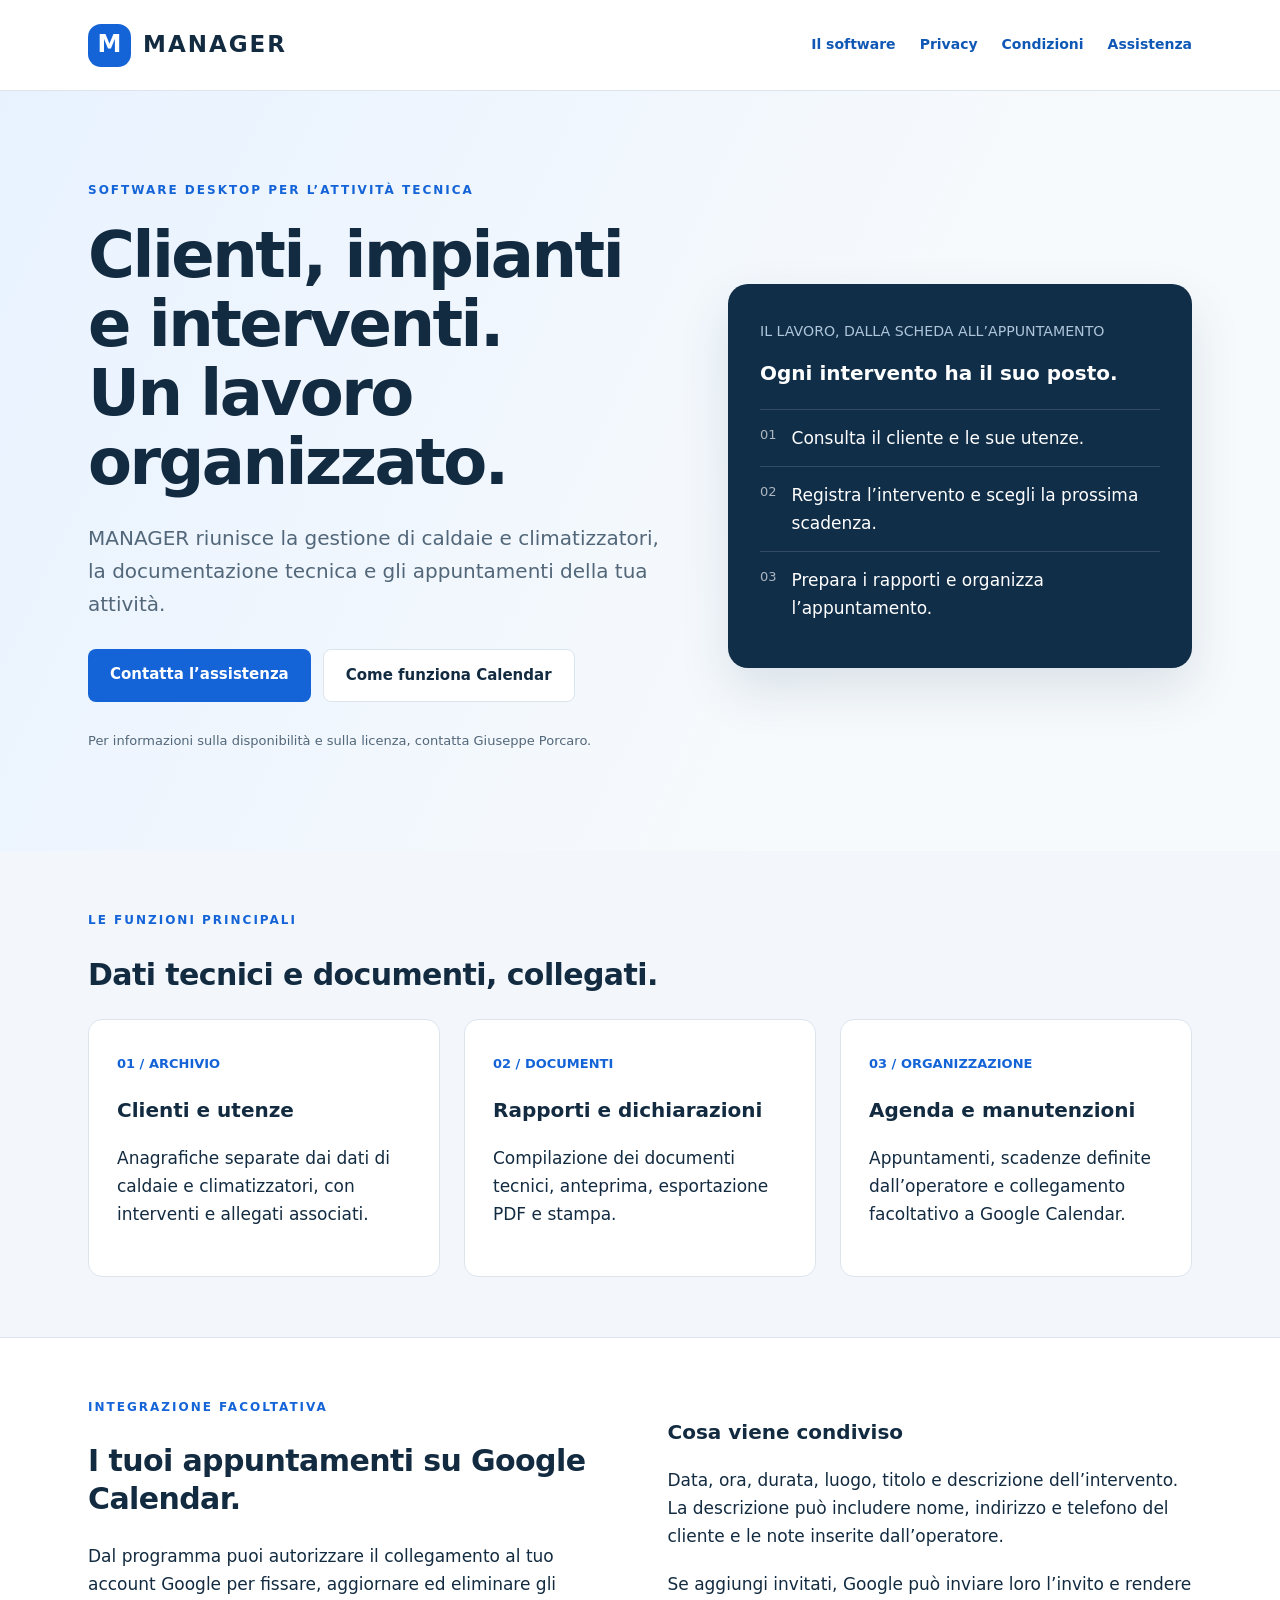
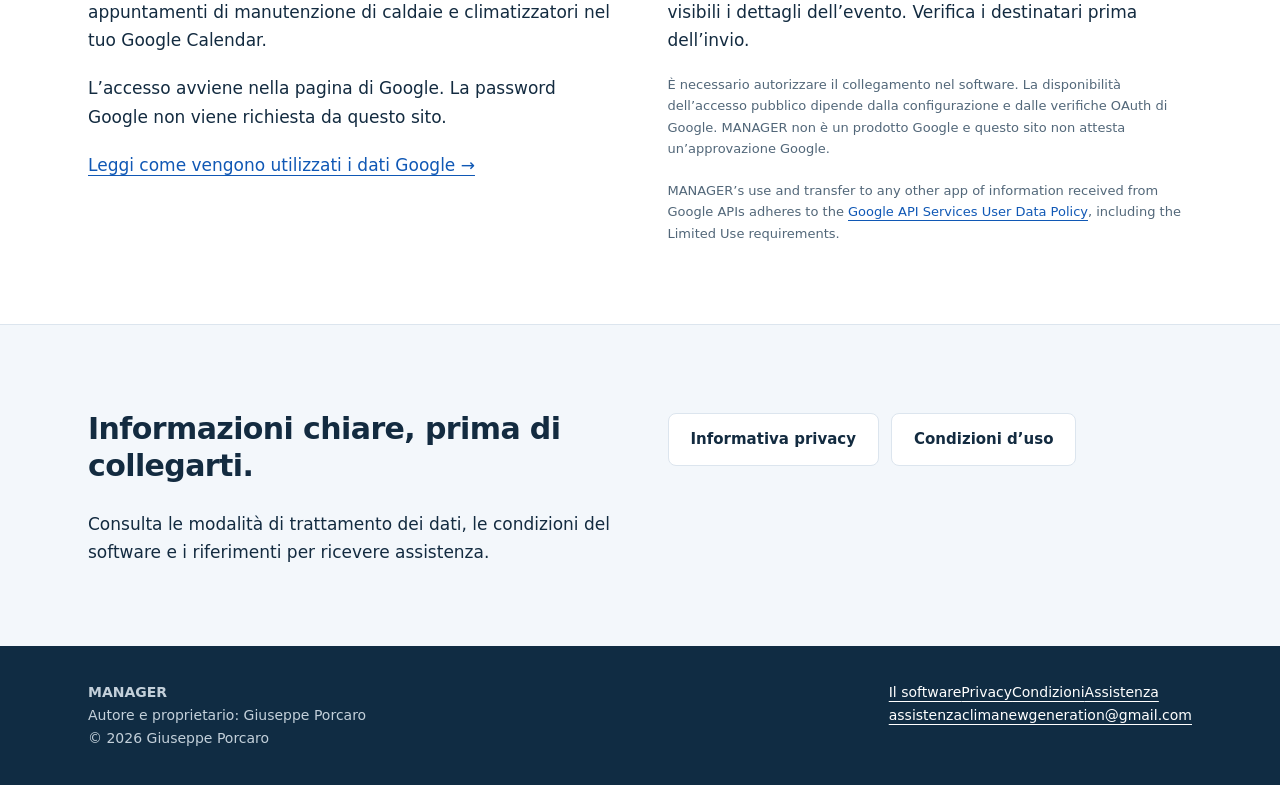
<file: index.html>
<!doctype html><html lang="it"><head><meta charset="utf-8"><meta name="viewport" content="width=device-width,initial-scale=1"><meta name="description" content="Gestione caldaie e climatizzatori — MANAGER, gestione caldaie e climatizzatori di Giuseppe Porcaro."><title>Gestione caldaie e climatizzatori | MANAGER</title><link rel="stylesheet" href="assets/style.css"><link rel="icon" href="assets/favicon.svg" type="image/svg+xml"></head><body><a class="skip" href="#contenuto">Vai al contenuto</a><div class="top"><header class="wrap"><a class="brand" href="index.html"><span class="mark" aria-hidden="true">M</span>MANAGER</a><nav aria-label="Navigazione principale"><a href="index.html" aria-current="page">Il software</a><a href="privacy.html">Privacy</a><a href="termini.html">Condizioni</a><a href="assistenza.html">Assistenza</a></nav></header></div><main id="contenuto"><div class="hero"><div class="wrap hero-grid"><div><div class="eyebrow">Software desktop per l’attività tecnica</div><h1>Clienti, impianti e interventi.<br>Un lavoro organizzato.</h1><p class="lead">MANAGER riunisce la gestione di caldaie e climatizzatori, la documentazione tecnica e gli appuntamenti della tua attività.</p><div class="actions"><a class="btn" href="assistenza.html">Contatta l’assistenza</a><a class="btn secondary" href="#calendar">Come funziona Calendar</a></div><p class="note">Per informazioni sulla disponibilità e sulla licenza, contatta Giuseppe Porcaro.</p></div><aside class="panel" aria-label="Flusso di lavoro"><small>IL LAVORO, DALLA SCHEDA ALL’APPUNTAMENTO</small><h3>Ogni intervento ha il suo posto.</h3><div class="step"><span>01</span><div>Consulta il cliente e le sue utenze.</div></div><div class="step"><span>02</span><div>Registra l’intervento e scegli la prossima scadenza.</div></div><div class="step"><span>03</span><div>Prepara i rapporti e organizza l’appuntamento.</div></div></aside></div></div><section><div class="wrap"><div class="eyebrow">Le funzioni principali</div><h2>Dati tecnici e documenti, collegati.</h2><div class="grid"><article class="card"><span class="num">01 / ARCHIVIO</span><h3>Clienti e utenze</h3><p>Anagrafiche separate dai dati di caldaie e climatizzatori, con interventi e allegati associati.</p></article><article class="card"><span class="num">02 / DOCUMENTI</span><h3>Rapporti e dichiarazioni</h3><p>Compilazione dei documenti tecnici, anteprima, esportazione PDF e stampa.</p></article><article class="card"><span class="num">03 / ORGANIZZAZIONE</span><h3>Agenda e manutenzioni</h3><p>Appuntamenti, scadenze definite dall’operatore e collegamento facoltativo a Google Calendar.</p></article></div></div></section><section class="band" id="calendar"><div class="wrap split"><div><div class="eyebrow">Integrazione facoltativa</div><h2>I tuoi appuntamenti su Google Calendar.</h2><p>Dal programma puoi autorizzare il collegamento al tuo account Google per fissare, aggiornare ed eliminare gli appuntamenti di manutenzione di caldaie e climatizzatori nel tuo Google Calendar.</p><p>L’accesso avviene nella pagina di Google. La password Google non viene richiesta da questo sito.</p><a href="privacy.html#google">Leggi come vengono utilizzati i dati Google →</a></div><div><h3>Cosa viene condiviso</h3><p>Data, ora, durata, luogo, titolo e descrizione dell’intervento. La descrizione può includere nome, indirizzo e telefono del cliente e le note inserite dall’operatore.</p><p>Se aggiungi invitati, Google può inviare loro l’invito e rendere visibili i dettagli dell’evento. Verifica i destinatari prima dell’invio.</p><p class="note">È necessario autorizzare il collegamento nel software. La disponibilità dell’accesso pubblico dipende dalla configurazione e dalle verifiche OAuth di Google. MANAGER non è un prodotto Google e questo sito non attesta un’approvazione Google.</p><p class="note">MANAGER’s use and transfer to any other app of information received from Google APIs adheres to the <a href="https://developers.google.com/terms/api-services-user-data-policy">Google API Services User Data Policy</a>, including the Limited Use requirements.</p></div></div></section><section><div class="wrap split"><div><h2>Informazioni chiare, prima di collegarti.</h2><p>Consulta le modalità di trattamento dei dati, le condizioni del software e i riferimenti per ricevere assistenza.</p></div><div class="actions"><a class="btn secondary" href="privacy.html">Informativa privacy</a><a class="btn secondary" href="termini.html">Condizioni d’uso</a></div></div></section></main><footer><div class="wrap foot"><div><strong>MANAGER</strong><br>Autore e proprietario: Giuseppe Porcaro<br>© 2026 Giuseppe Porcaro</div><div><a href="index.html" aria-current="page">Il software</a><a href="privacy.html">Privacy</a><a href="termini.html">Condizioni</a><a href="assistenza.html">Assistenza</a><br><a href="mailto:assistenzaclimanewgeneration@gmail.com">assistenzaclimanewgeneration@gmail.com</a></div></div></footer></body></html>
</file>
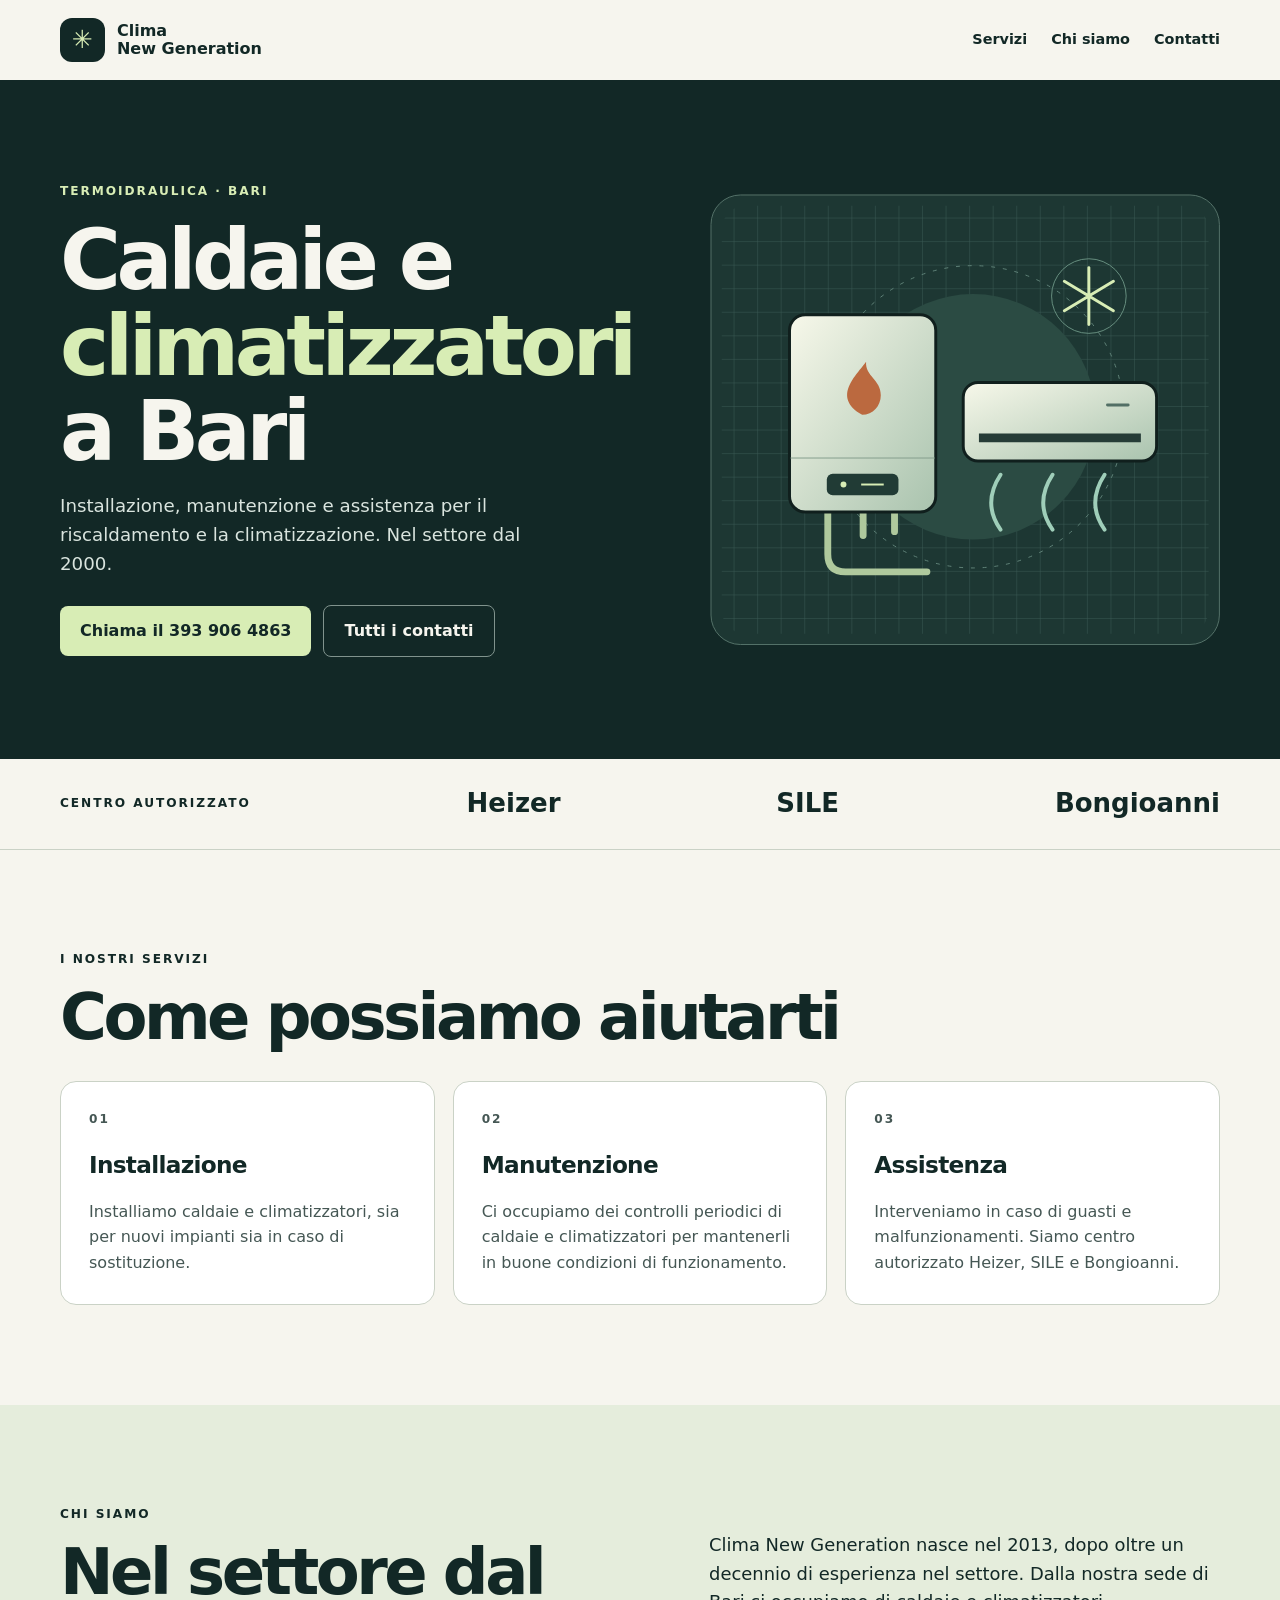
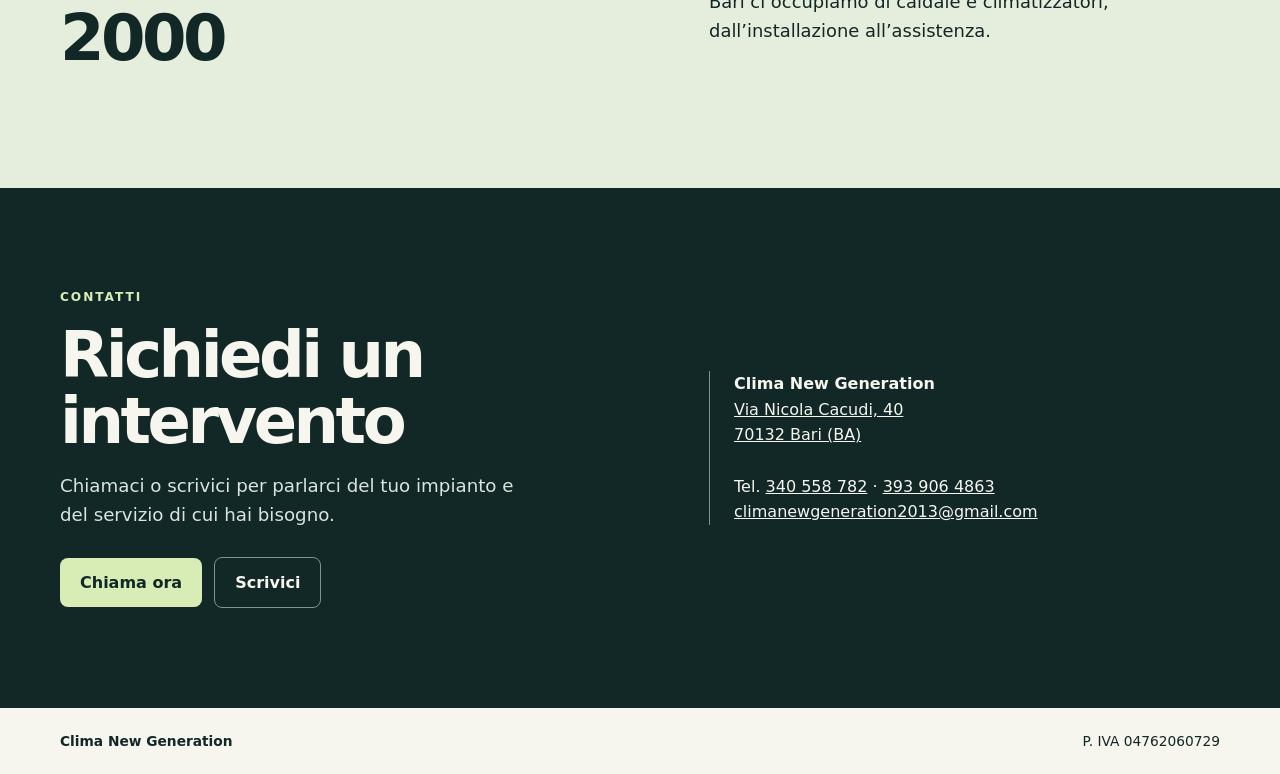
<file: clima-new-generation/index.html>
<!doctype html>
<html lang="it">
<head>
<meta charset="utf-8">
<meta name="viewport" content="width=device-width, initial-scale=1">
<meta name="description" content="Clima New Generation a Bari. Installazione, manutenzione e assistenza per caldaie e climatizzatori. Centro autorizzato Heizer, SILE e Bongioanni.">
<meta name="theme-color" content="#122826">
<title>Clima New Generation | Caldaie e climatizzatori a Bari</title>
<style>
:root{--ink:#122826;--paper:#f6f5ee;--mint:#d8edb5;--muted:#455754;--line:#cad2c6}*{box-sizing:border-box}html{scroll-behavior:smooth}body{margin:0;font:16px/1.6 system-ui,sans-serif;color:var(--ink);background:var(--paper)}a{color:inherit}a:focus-visible{outline:3px solid #e29f43;outline-offset:5px}.wrap{width:min(1160px,calc(100% - 48px));margin:auto}.bar,.nav,.actions,.brands,.foot{display:flex;align-items:center;gap:24px;flex-wrap:wrap}.bar,.foot{justify-content:space-between}.bar{padding:18px 0}.logo{font-weight:850;line-height:1.12;text-decoration:none;display:flex;align-items:center;gap:12px}.mark{background:var(--ink);color:var(--mint);border-radius:12px;padding:8px 12px;font-size:25px}.nav a{text-decoration:none;font-size:.9rem;font-weight:650}.hero{background:var(--ink);color:var(--paper);padding:clamp(48px,8vw,105px) 0}.grid{display:grid;grid-template-columns:1.12fr 1fr;align-items:center;gap:clamp(24px,6vw,80px)}.label{font-size:.76rem;font-weight:800;letter-spacing:.16em;text-transform:uppercase;margin:0 0 16px}.hero .label,.contact .label{color:var(--mint)}h1,h2,h3,p{margin:0 0 16px}h1,h2{line-height:1.03;letter-spacing:-.055em}h1{font-size:clamp(43px,6.5vw,94px)}h2{font-size:clamp(38px,5vw,64px)}h1 span{color:var(--mint)}.lead{font-size:1.14rem;max-width:40ch;color:#d9e4de}.actions{margin-top:27px;gap:12px}.btn{display:inline-block;padding:12px 20px;border-radius:8px;font-weight:750;text-decoration:none;background:var(--mint);color:var(--ink)}.btn:hover{background:#eaf6d5}.secondary{color:inherit;background:transparent;border:1px solid #80938d}.secondary:hover{background:#344945}.art{width:100%;height:auto;display:block}.partners{padding:24px 0;border-bottom:1px solid var(--line)}.brands{justify-content:space-between;gap:16px}.brands .label{margin:0}.brands strong{font-size:clamp(17px,2.5vw,26px)}section{padding:clamp(48px,8vw,100px) 0}.cards{display:grid;grid-template-columns:repeat(3,1fr);gap:18px;margin-top:30px}.card{background:#fff;border:1px solid var(--line);border-radius:16px;padding:28px}.card .label{color:var(--muted)}.card h3{font-size:1.45rem;letter-spacing:-.03em}.card p:last-child{margin:0;color:var(--muted)}.story{background:#e5eddc}.story p:last-child{max-width:48ch;font-size:1.12rem}.contact{background:var(--ink);color:var(--paper)}address{font-style:normal;border-left:1px solid #80938d;padding-left:24px}address a{overflow-wrap:anywhere}footer{padding:22px 0;font-size:.86rem} @media(max-width:730px){.grid,.cards{grid-template-columns:1fr}.art{max-width:430px;margin:auto}.bar{gap:14px}.nav{gap:16px}.wrap{width:calc(100% - 32px)}}
</style>
</head>
<body>
<header class="wrap bar"><a class="logo" href="#" aria-label="Clima New Generation, home"><span class="mark" aria-hidden="true">✳</span><span>Clima<br>New Generation</span></a><nav class="nav" aria-label="Navigazione principale"><a href="#servizi">Servizi</a><a href="#chi-siamo">Chi siamo</a><a href="#contatti">Contatti</a></nav></header>
<main>
<section class="hero"><div class="wrap grid">
<div><p class="label">Termoidraulica · Bari</p><h1>Caldaie e <span>climatizzatori</span> a Bari</h1><p class="lead">Installazione, manutenzione e assistenza per il riscaldamento e la climatizzazione. Nel settore dal 2000.</p><div class="actions"><a class="btn" href="tel:+393939064863">Chiama il 393 906 4863</a><a class="btn secondary" href="#contatti">Tutti i contatti</a></div></div>
<svg class="art" viewBox="0 0 520 460" role="img" aria-label="Illustrazione di una caldaia e di un climatizzatore">
<defs><pattern id="grid" width="24" height="24" patternUnits="userSpaceOnUse"><path d="M24 0H0V24" fill="none" stroke="#3a5953" stroke-width="1"/></pattern><linearGradient id="face" x2="1" y2="1"><stop stop-color="#f7f8ea"/><stop offset="1" stop-color="#a9c3ae"/></linearGradient></defs>
<rect x="1" y="1" width="518" height="458" rx="30" fill="#1d3733" stroke="#55736a"/><rect x="12" y="12" width="496" height="436" rx="24" fill="url(#grid)"/>
<circle cx="268" cy="227" r="154" fill="none" stroke="#608379" stroke-dasharray="4 8"/><circle cx="268" cy="227" r="125" fill="#2b4b43"/>
<path d="M120 316v51q0 18 18 18h83m-65-69v32m32-32v28" fill="none" stroke="#afc99d" stroke-width="7" stroke-linecap="round"/>
<rect x="81" y="123" width="149" height="201" rx="16" fill="url(#face)" stroke="#101f1d" stroke-width="3"/><path d="M82 269h147" stroke="#849e8c"/><rect x="119" y="285" width="73" height="22" rx="6" fill="#213b35"/><circle cx="136" cy="296" r="3" fill="#d8edb5"/><path d="M154 296h23" stroke="#d8edb5" stroke-width="2"/><path d="M155 225c-32-18-5-41 4-54-1 15 15 18 15 34 0 11-8 20-19 20Z" fill="#bb693f"/>
<rect x="258" y="192" width="197" height="80" rx="15" fill="url(#face)" stroke="#101f1d" stroke-width="3"/><path d="M274 244h165v9H274z" fill="#263c37"/><path d="M405 215h21" stroke="#526f65" stroke-width="3" stroke-linecap="round"/><path d="M296 286q-19 29 0 56m53-56q-19 29 0 56m53-56q-19 29 0 56" fill="none" stroke="#9fceb9" stroke-width="4" stroke-linecap="round"/>
<path d="M386 75v58m-25-44 50 30m0-30-50 30" stroke="#d8edb5" stroke-width="3" stroke-linecap="round"/><circle cx="386" cy="104" r="38" fill="none" stroke="#688f80"/>
</svg>
</div></section>
<div class="partners"><div class="wrap brands"><p class="label">Centro autorizzato</p><strong>Heizer</strong><strong>SILE</strong><strong>Bongioanni</strong></div></div>
<section id="servizi"><div class="wrap"><p class="label">I nostri servizi</p><h2>Come possiamo aiutarti</h2><div class="cards">
<article class="card"><p class="label">01</p><h3>Installazione</h3><p>Installiamo caldaie e climatizzatori, sia per nuovi impianti sia in caso di sostituzione.</p></article>
<article class="card"><p class="label">02</p><h3>Manutenzione</h3><p>Ci occupiamo dei controlli periodici di caldaie e climatizzatori per mantenerli in buone condizioni di funzionamento.</p></article>
<article class="card"><p class="label">03</p><h3>Assistenza</h3><p>Interveniamo in caso di guasti e malfunzionamenti. Siamo centro autorizzato Heizer, SILE e Bongioanni.</p></article>
</div></div></section>
<section id="chi-siamo" class="story"><div class="wrap grid"><div><p class="label">Chi siamo</p><h2>Nel settore dal 2000</h2></div><p>Clima New Generation nasce nel 2013, dopo oltre un decennio di esperienza nel settore. Dalla nostra sede di Bari ci occupiamo di caldaie e climatizzatori, dall’installazione all’assistenza.</p></div></section>
<section id="contatti" class="contact"><div class="wrap grid"><div><p class="label">Contatti</p><h2>Richiedi un intervento</h2><p class="lead">Chiamaci o scrivici per parlarci del tuo impianto e del servizio di cui hai bisogno.</p><div class="actions"><a class="btn" href="tel:+393939064863">Chiama ora</a><a class="btn secondary" href="mailto:climanewgeneration2013@gmail.com">Scrivici</a></div></div>
<address><strong>Clima New Generation</strong><br><a href="https://www.google.com/maps/search/?api=1&amp;query=Via+Nicola+Cacudi+40+70132+Bari">Via Nicola Cacudi, 40<br>70132 Bari (BA)</a><br><br>Tel. <a href="tel:+39340558782">340 558 782</a> · <a href="tel:+393939064863">393 906 4863</a><br><a href="mailto:climanewgeneration2013@gmail.com">climanewgeneration2013@gmail.com</a></address></div></section>
</main>
<footer class="wrap foot"><strong>Clima New Generation</strong><span>P. IVA 04762060729</span></footer>
</body>
</html>
</file>
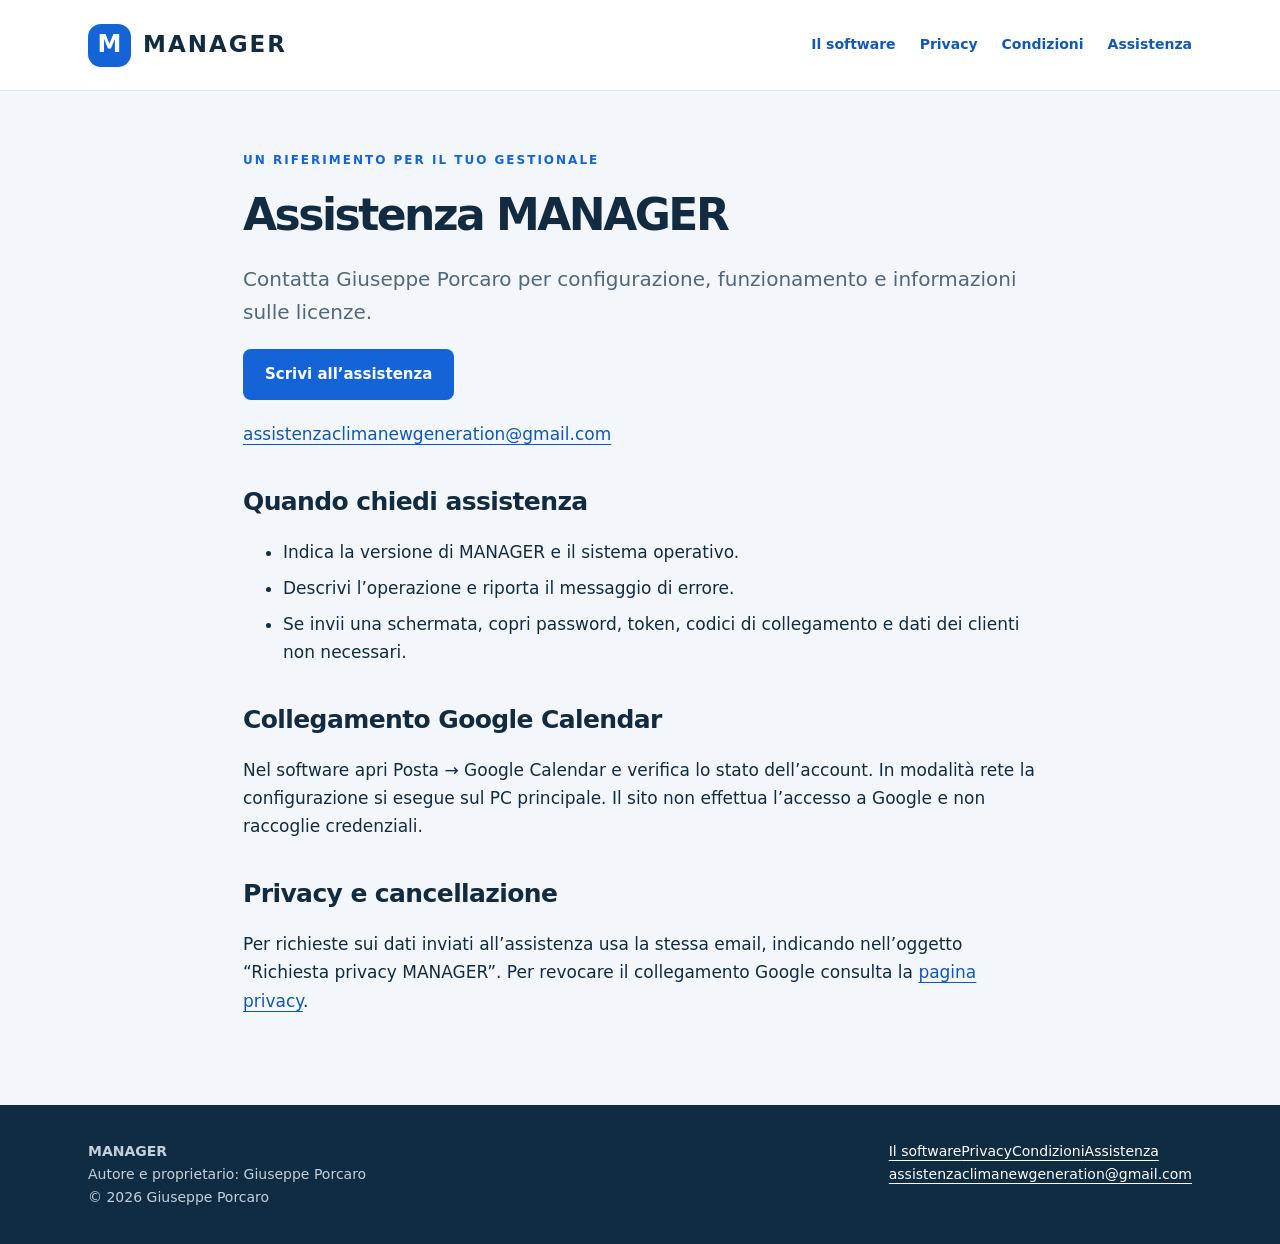
<file: assistenza.html>
<!doctype html><html lang="it"><head><meta charset="utf-8"><meta name="viewport" content="width=device-width,initial-scale=1"><meta name="description" content="Assistenza e contatti — MANAGER, gestione caldaie e climatizzatori di Giuseppe Porcaro."><title>Assistenza e contatti | MANAGER</title><link rel="stylesheet" href="assets/style.css"><link rel="icon" href="assets/favicon.svg" type="image/svg+xml"></head><body><a class="skip" href="#contenuto">Vai al contenuto</a><div class="top"><header class="wrap"><a class="brand" href="index.html"><span class="mark" aria-hidden="true">M</span>MANAGER</a><nav aria-label="Navigazione principale"><a href="index.html">Il software</a><a href="privacy.html">Privacy</a><a href="termini.html">Condizioni</a><a href="assistenza.html" aria-current="page">Assistenza</a></nav></header></div><main id="contenuto" class="wrap legal"><div class="eyebrow">Un riferimento per il tuo gestionale</div><h1>Assistenza MANAGER</h1><p class="lead">Contatta Giuseppe Porcaro per configurazione, funzionamento e informazioni sulle licenze.</p><p><a class="btn" href="mailto:assistenzaclimanewgeneration@gmail.com?subject=Assistenza%20MANAGER">Scrivi all’assistenza</a></p><p><a href="mailto:assistenzaclimanewgeneration@gmail.com">assistenzaclimanewgeneration@gmail.com</a></p><h2>Quando chiedi assistenza</h2><ul><li>Indica la versione di MANAGER e il sistema operativo.</li><li>Descrivi l’operazione e riporta il messaggio di errore.</li><li>Se invii una schermata, copri password, token, codici di collegamento e dati dei clienti non necessari.</li></ul><h2>Collegamento Google Calendar</h2><p>Nel software apri Posta → Google Calendar e verifica lo stato dell’account. In modalità rete la configurazione si esegue sul PC principale. Il sito non effettua l’accesso a Google e non raccoglie credenziali.</p><h2>Privacy e cancellazione</h2><p>Per richieste sui dati inviati all’assistenza usa la stessa email, indicando nell’oggetto “Richiesta privacy MANAGER”. Per revocare il collegamento Google consulta la <a href="privacy.html#google">pagina privacy</a>.</p></main><footer><div class="wrap foot"><div><strong>MANAGER</strong><br>Autore e proprietario: Giuseppe Porcaro<br>© 2026 Giuseppe Porcaro</div><div><a href="index.html">Il software</a><a href="privacy.html">Privacy</a><a href="termini.html">Condizioni</a><a href="assistenza.html" aria-current="page">Assistenza</a><br><a href="mailto:assistenzaclimanewgeneration@gmail.com">assistenzaclimanewgeneration@gmail.com</a></div></div></footer></body></html>
</file>
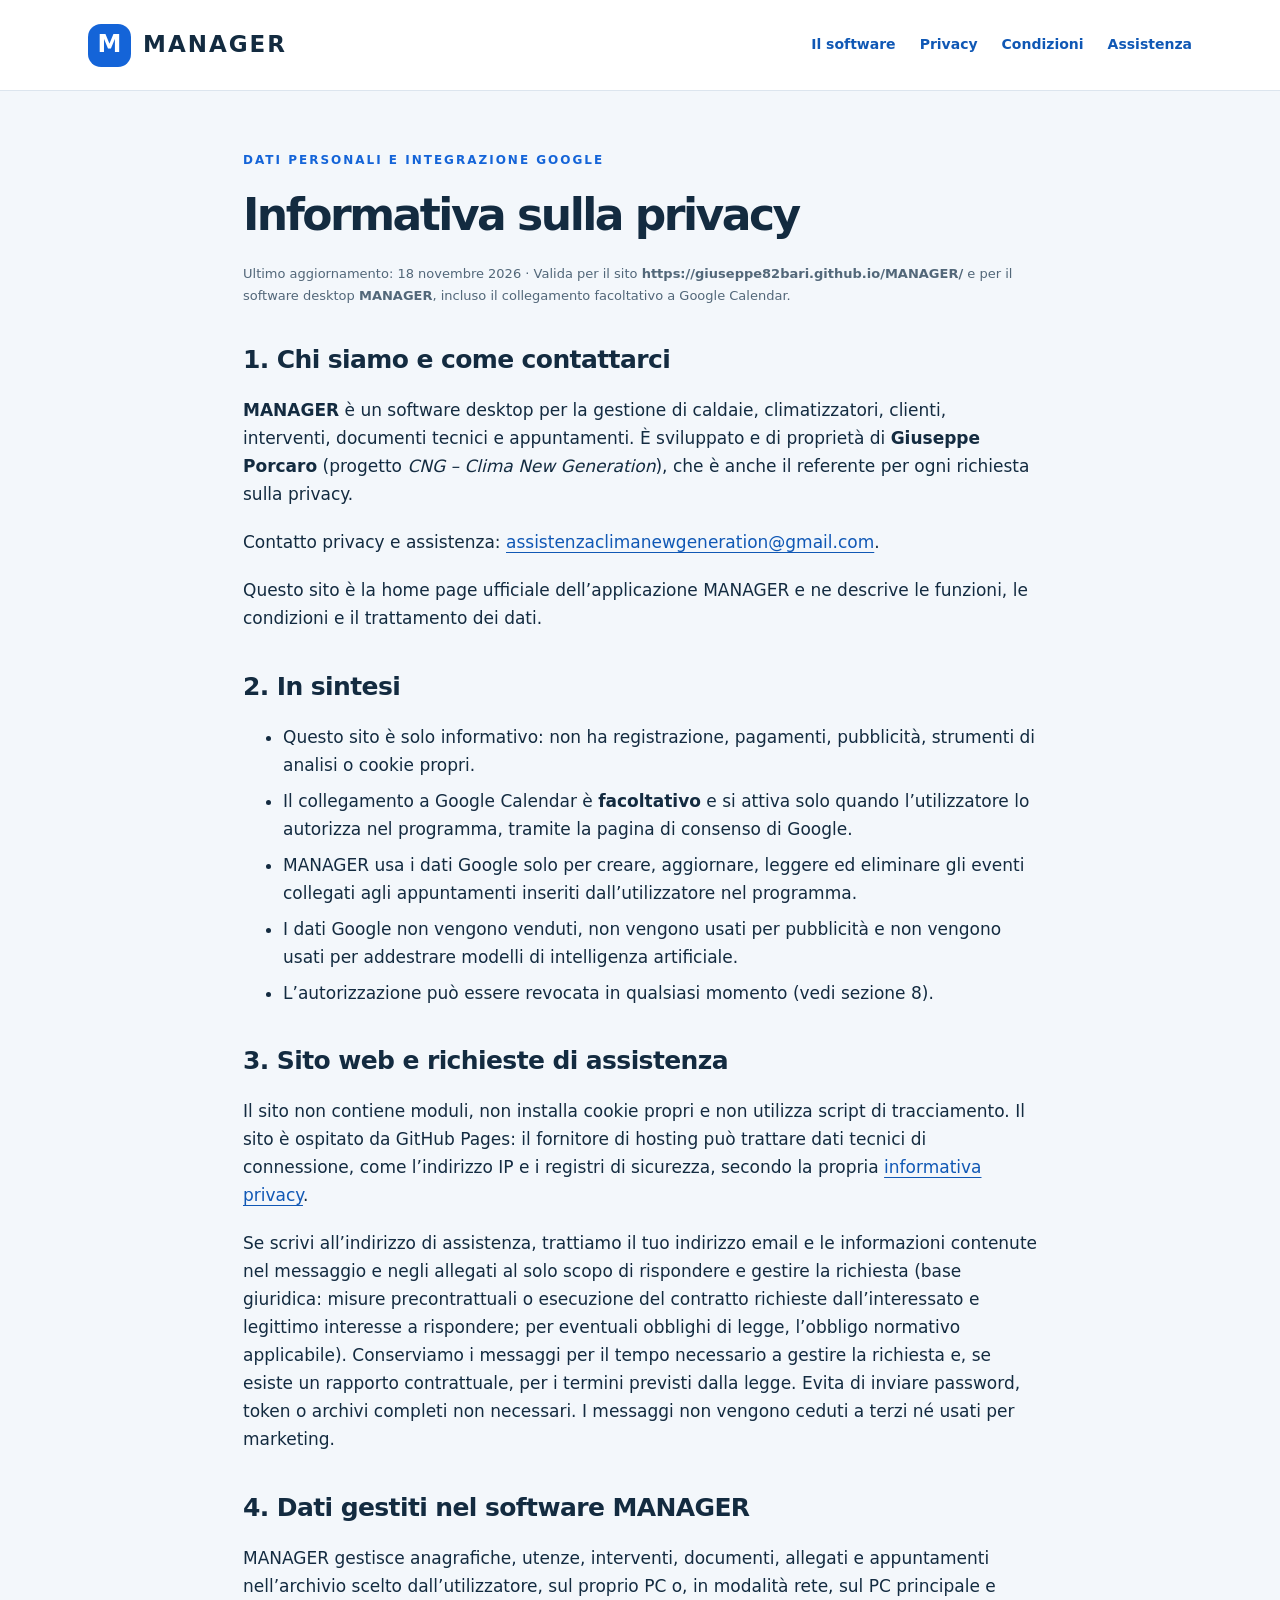
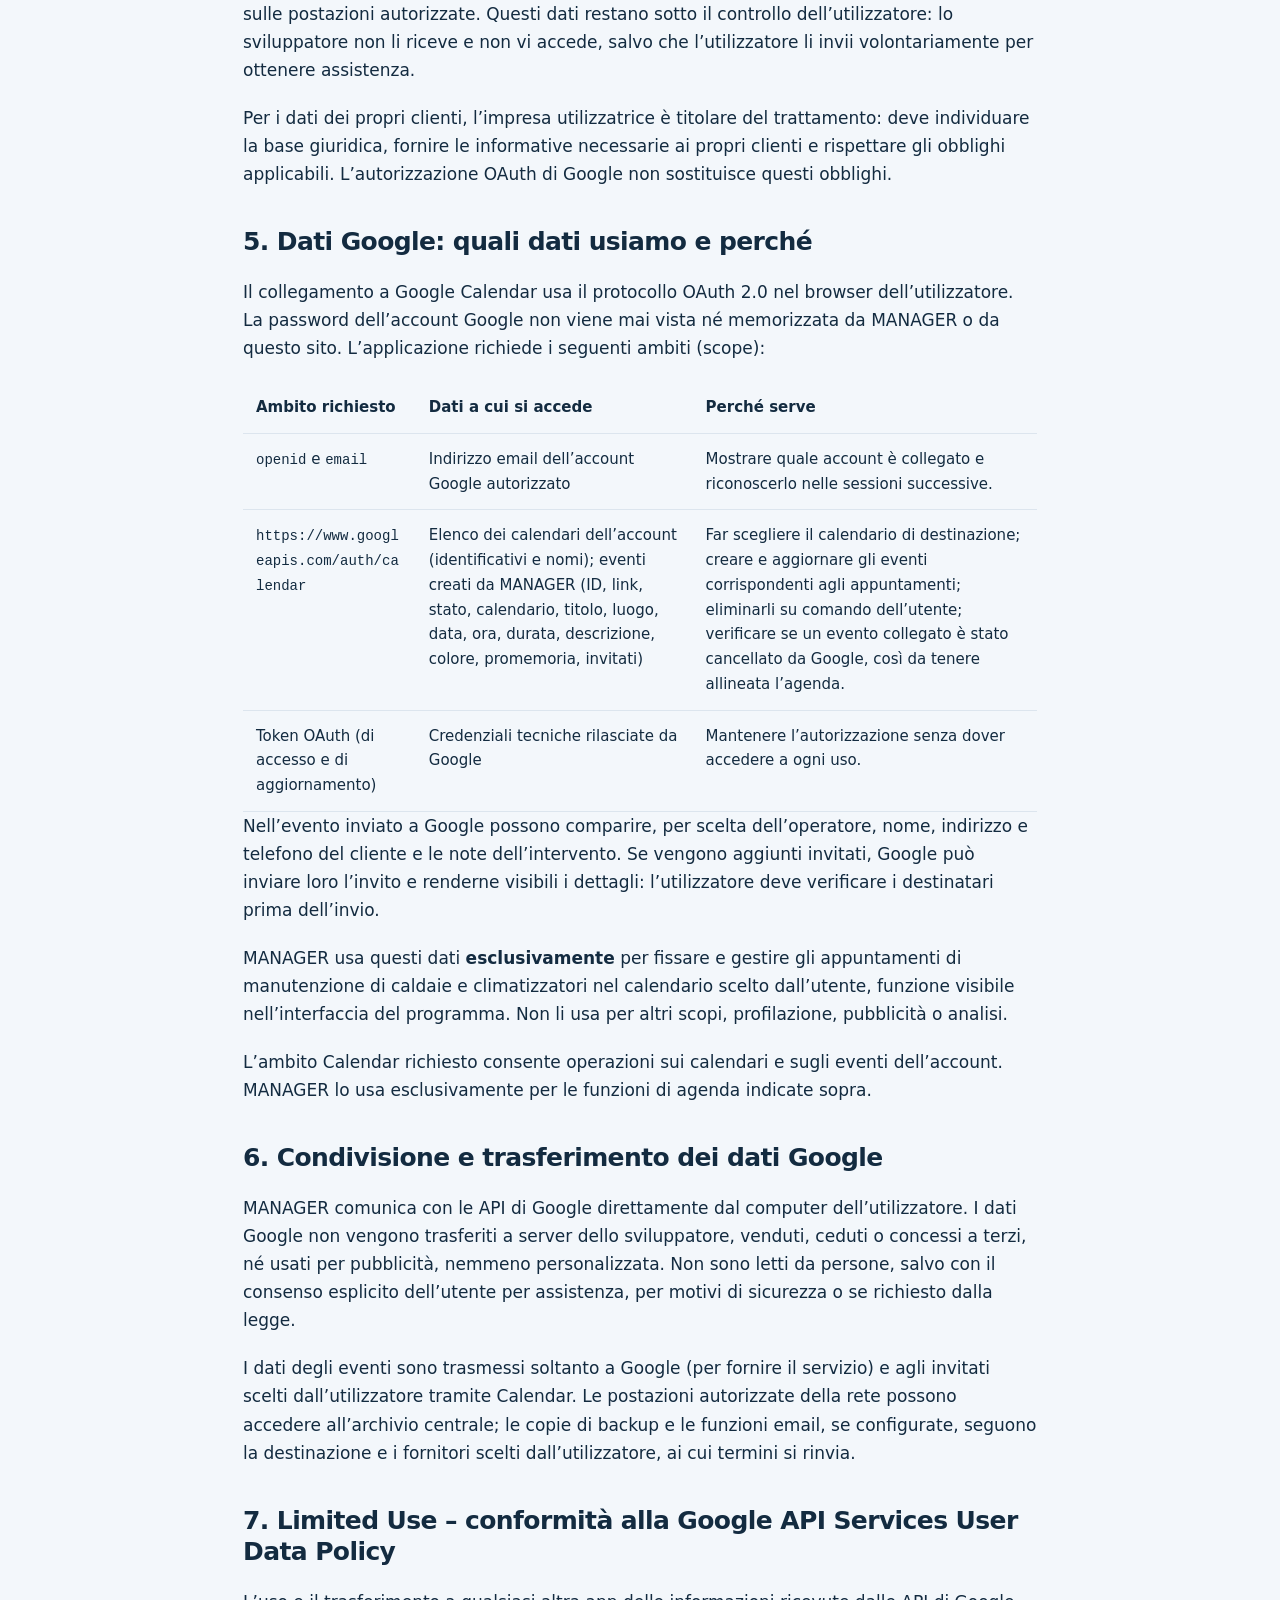
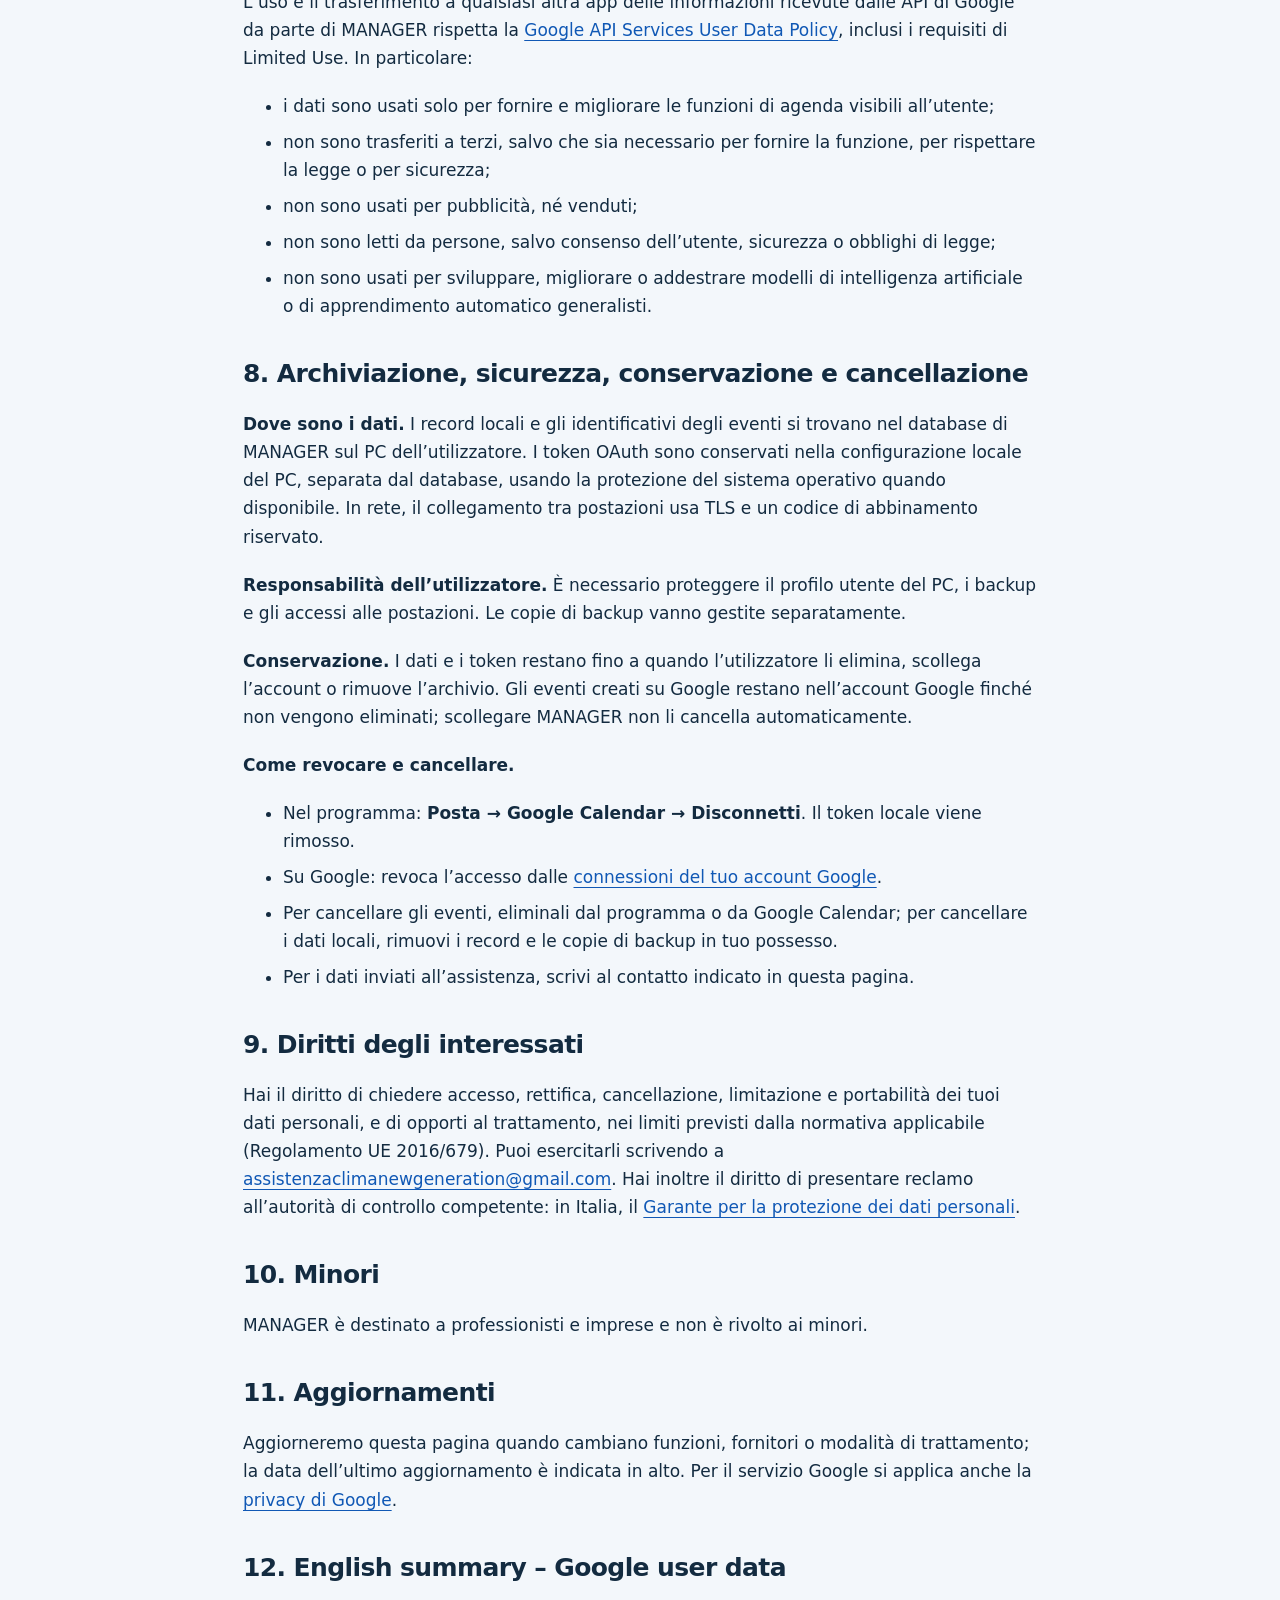
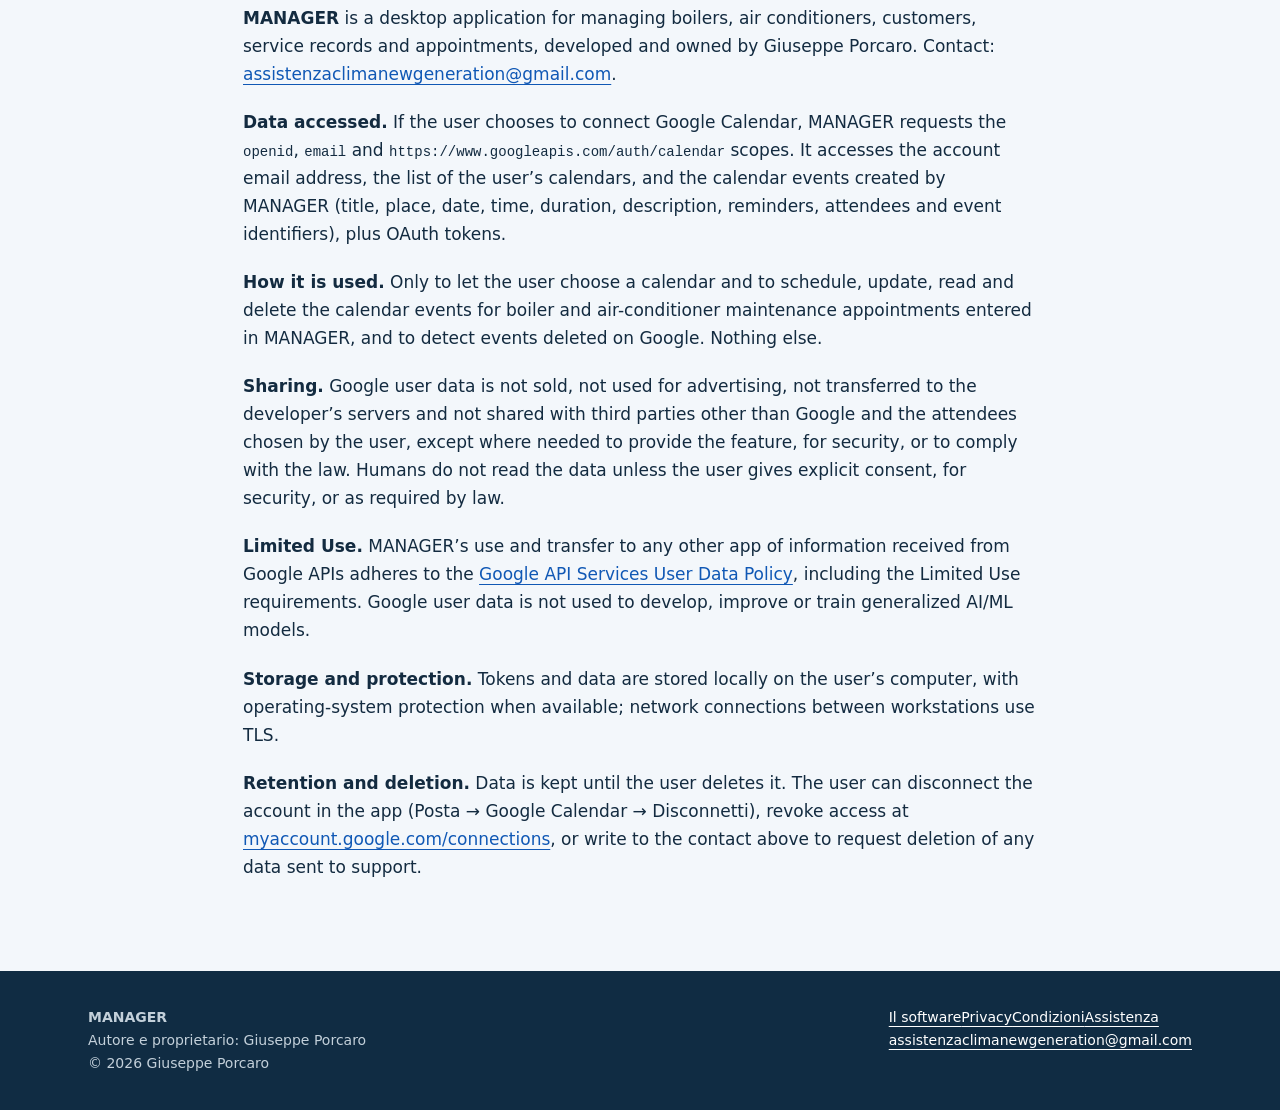
<file: privacy.html>
<!doctype html><html lang="it"><head><meta charset="utf-8"><meta name="viewport" content="width=device-width,initial-scale=1"><meta name="description" content="Informativa privacy — MANAGER, gestione caldaie e climatizzatori di Giuseppe Porcaro."><title>Informativa privacy | MANAGER</title><link rel="stylesheet" href="assets/style.css"><link rel="icon" href="assets/favicon.svg" type="image/svg+xml"></head><body><a class="skip" href="#contenuto">Vai al contenuto</a><div class="top"><header class="wrap"><a class="brand" href="index.html"><span class="mark" aria-hidden="true">M</span>MANAGER</a><nav aria-label="Navigazione principale"><a href="index.html">Il software</a><a href="privacy.html" aria-current="page">Privacy</a><a href="termini.html">Condizioni</a><a href="assistenza.html">Assistenza</a></nav></header></div><main id="contenuto" class="wrap legal"><div class="eyebrow">Dati personali e integrazione Google</div><h1>Informativa sulla privacy</h1><p class="note">Ultimo aggiornamento: 18 novembre 2026 · Valida per il sito <strong>https://giuseppe82bari.github.io/MANAGER/</strong> e per il software desktop <strong>MANAGER</strong>, incluso il collegamento facoltativo a Google Calendar.</p>

<h2>1. Chi siamo e come contattarci</h2>
<p><strong>MANAGER</strong> è un software desktop per la gestione di caldaie, climatizzatori, clienti, interventi, documenti tecnici e appuntamenti. È sviluppato e di proprietà di <strong>Giuseppe Porcaro</strong> (progetto <em>CNG – Clima New Generation</em>), che è anche il referente per ogni richiesta sulla privacy.</p>
<p>Contatto privacy e assistenza: <a href="mailto:assistenzaclimanewgeneration@gmail.com">assistenzaclimanewgeneration@gmail.com</a>.</p>
<p>Questo sito è la home page ufficiale dell’applicazione MANAGER e ne descrive le funzioni, le condizioni e il trattamento dei dati.</p>

<h2>2. In sintesi</h2>
<ul>
<li>Questo sito è solo informativo: non ha registrazione, pagamenti, pubblicità, strumenti di analisi o cookie propri.</li>
<li>Il collegamento a Google Calendar è <strong>facoltativo</strong> e si attiva solo quando l’utilizzatore lo autorizza nel programma, tramite la pagina di consenso di Google.</li>
<li>MANAGER usa i dati Google solo per creare, aggiornare, leggere ed eliminare gli eventi collegati agli appuntamenti inseriti dall’utilizzatore nel programma.</li>
<li>I dati Google non vengono venduti, non vengono usati per pubblicità e non vengono usati per addestrare modelli di intelligenza artificiale.</li>
<li>L’autorizzazione può essere revocata in qualsiasi momento (vedi sezione 8).</li>
</ul>

<h2>3. Sito web e richieste di assistenza</h2>
<p>Il sito non contiene moduli, non installa cookie propri e non utilizza script di tracciamento. Il sito è ospitato da GitHub Pages: il fornitore di hosting può trattare dati tecnici di connessione, come l’indirizzo IP e i registri di sicurezza, secondo la propria <a href="https://docs.github.com/en/site-policy/privacy-policies/github-general-privacy-statement">informativa privacy</a>.</p>
<p>Se scrivi all’indirizzo di assistenza, trattiamo il tuo indirizzo email e le informazioni contenute nel messaggio e negli allegati al solo scopo di rispondere e gestire la richiesta (base giuridica: misure precontrattuali o esecuzione del contratto richieste dall’interessato e legittimo interesse a rispondere; per eventuali obblighi di legge, l’obbligo normativo applicabile). Conserviamo i messaggi per il tempo necessario a gestire la richiesta e, se esiste un rapporto contrattuale, per i termini previsti dalla legge. Evita di inviare password, token o archivi completi non necessari. I messaggi non vengono ceduti a terzi né usati per marketing.</p>

<h2>4. Dati gestiti nel software MANAGER</h2>
<p>MANAGER gestisce anagrafiche, utenze, interventi, documenti, allegati e appuntamenti nell’archivio scelto dall’utilizzatore, sul proprio PC o, in modalità rete, sul PC principale e sulle postazioni autorizzate. Questi dati restano sotto il controllo dell’utilizzatore: lo sviluppatore non li riceve e non vi accede, salvo che l’utilizzatore li invii volontariamente per ottenere assistenza.</p>
<p>Per i dati dei propri clienti, l’impresa utilizzatrice è titolare del trattamento: deve individuare la base giuridica, fornire le informative necessarie ai propri clienti e rispettare gli obblighi applicabili. L’autorizzazione OAuth di Google non sostituisce questi obblighi.</p>

<h2 id="google">5. Dati Google: quali dati usiamo e perché</h2>
<p>Il collegamento a Google Calendar usa il protocollo OAuth 2.0 nel browser dell’utilizzatore. La password dell’account Google non viene mai vista né memorizzata da MANAGER o da questo sito. L’applicazione richiede i seguenti ambiti (scope):</p>
<table><thead><tr><th>Ambito richiesto</th><th>Dati a cui si accede</th><th>Perché serve</th></tr></thead><tbody>
<tr><td><code>openid</code> e <code>email</code></td><td>Indirizzo email dell’account Google autorizzato</td><td>Mostrare quale account è collegato e riconoscerlo nelle sessioni successive.</td></tr>
<tr><td><code>https://www.googleapis.com/auth/calendar</code></td><td>Elenco dei calendari dell’account (identificativi e nomi); eventi creati da MANAGER (ID, link, stato, calendario, titolo, luogo, data, ora, durata, descrizione, colore, promemoria, invitati)</td><td>Far scegliere il calendario di destinazione; creare e aggiornare gli eventi corrispondenti agli appuntamenti; eliminarli su comando dell’utente; verificare se un evento collegato è stato cancellato da Google, così da tenere allineata l’agenda.</td></tr>
<tr><td>Token OAuth (di accesso e di aggiornamento)</td><td>Credenziali tecniche rilasciate da Google</td><td>Mantenere l’autorizzazione senza dover accedere a ogni uso.</td></tr>
</tbody></table>
<p>Nell’evento inviato a Google possono comparire, per scelta dell’operatore, nome, indirizzo e telefono del cliente e le note dell’intervento. Se vengono aggiunti invitati, Google può inviare loro l’invito e renderne visibili i dettagli: l’utilizzatore deve verificare i destinatari prima dell’invio.</p>
<p>MANAGER usa questi dati <strong>esclusivamente</strong> per fissare e gestire gli appuntamenti di manutenzione di caldaie e climatizzatori nel calendario scelto dall’utente, funzione visibile nell’interfaccia del programma. Non li usa per altri scopi, profilazione, pubblicità o analisi.</p>
<p>L’ambito Calendar richiesto consente operazioni sui calendari e sugli eventi dell’account. MANAGER lo usa esclusivamente per le funzioni di agenda indicate sopra.</p>

<h2>6. Condivisione e trasferimento dei dati Google</h2>
<p>MANAGER comunica con le API di Google direttamente dal computer dell’utilizzatore. I dati Google non vengono trasferiti a server dello sviluppatore, venduti, ceduti o concessi a terzi, né usati per pubblicità, nemmeno personalizzata. Non sono letti da persone, salvo con il consenso esplicito dell’utente per assistenza, per motivi di sicurezza o se richiesto dalla legge.</p>
<p>I dati degli eventi sono trasmessi soltanto a Google (per fornire il servizio) e agli invitati scelti dall’utilizzatore tramite Calendar. Le postazioni autorizzate della rete possono accedere all’archivio centrale; le copie di backup e le funzioni email, se configurate, seguono la destinazione e i fornitori scelti dall’utilizzatore, ai cui termini si rinvia.</p>

<h2>7. Limited Use – conformità alla Google API Services User Data Policy</h2>
<p>L’uso e il trasferimento a qualsiasi altra app delle informazioni ricevute dalle API di Google da parte di MANAGER rispetta la <a href="https://developers.google.com/terms/api-services-user-data-policy">Google API Services User Data Policy</a>, inclusi i requisiti di Limited Use. In particolare:</p>
<ul>
<li>i dati sono usati solo per fornire e migliorare le funzioni di agenda visibili all’utente;</li>
<li>non sono trasferiti a terzi, salvo che sia necessario per fornire la funzione, per rispettare la legge o per sicurezza;</li>
<li>non sono usati per pubblicità, né venduti;</li>
<li>non sono letti da persone, salvo consenso dell’utente, sicurezza o obblighi di legge;</li>
<li>non sono usati per sviluppare, migliorare o addestrare modelli di intelligenza artificiale o di apprendimento automatico generalisti.</li>
</ul>

<h2>8. Archiviazione, sicurezza, conservazione e cancellazione</h2>
<p><strong>Dove sono i dati.</strong> I record locali e gli identificativi degli eventi si trovano nel database di MANAGER sul PC dell’utilizzatore. I token OAuth sono conservati nella configurazione locale del PC, separata dal database, usando la protezione del sistema operativo quando disponibile. In rete, il collegamento tra postazioni usa TLS e un codice di abbinamento riservato.</p>
<p><strong>Responsabilità dell’utilizzatore.</strong> È necessario proteggere il profilo utente del PC, i backup e gli accessi alle postazioni. Le copie di backup vanno gestite separatamente.</p>
<p><strong>Conservazione.</strong> I dati e i token restano fino a quando l’utilizzatore li elimina, scollega l’account o rimuove l’archivio. Gli eventi creati su Google restano nell’account Google finché non vengono eliminati; scollegare MANAGER non li cancella automaticamente.</p>
<p><strong>Come revocare e cancellare.</strong></p>
<ul>
<li>Nel programma: <strong>Posta → Google Calendar → Disconnetti</strong>. Il token locale viene rimosso.</li>
<li>Su Google: revoca l’accesso dalle <a href="https://myaccount.google.com/connections">connessioni del tuo account Google</a>.</li>
<li>Per cancellare gli eventi, eliminali dal programma o da Google Calendar; per cancellare i dati locali, rimuovi i record e le copie di backup in tuo possesso.</li>
<li>Per i dati inviati all’assistenza, scrivi al contatto indicato in questa pagina.</li>
</ul>

<h2>9. Diritti degli interessati</h2>
<p>Hai il diritto di chiedere accesso, rettifica, cancellazione, limitazione e portabilità dei tuoi dati personali, e di opporti al trattamento, nei limiti previsti dalla normativa applicabile (Regolamento UE 2016/679). Puoi esercitarli scrivendo a <a href="mailto:assistenzaclimanewgeneration@gmail.com">assistenzaclimanewgeneration@gmail.com</a>. Hai inoltre il diritto di presentare reclamo all’autorità di controllo competente: in Italia, il <a href="https://www.garanteprivacy.it">Garante per la protezione dei dati personali</a>.</p>

<h2>10. Minori</h2>
<p>MANAGER è destinato a professionisti e imprese e non è rivolto ai minori.</p>

<h2>11. Aggiornamenti</h2>
<p>Aggiorneremo questa pagina quando cambiano funzioni, fornitori o modalità di trattamento; la data dell’ultimo aggiornamento è indicata in alto. Per il servizio Google si applica anche la <a href="https://policies.google.com/privacy">privacy di Google</a>.</p>

<h2 id="english">12. English summary – Google user data</h2>
<p><strong>MANAGER</strong> is a desktop application for managing boilers, air conditioners, customers, service records and appointments, developed and owned by Giuseppe Porcaro. Contact: <a href="mailto:assistenzaclimanewgeneration@gmail.com">assistenzaclimanewgeneration@gmail.com</a>.</p>
<p><strong>Data accessed.</strong> If the user chooses to connect Google Calendar, MANAGER requests the <code>openid</code>, <code>email</code> and <code>https://www.googleapis.com/auth/calendar</code> scopes. It accesses the account email address, the list of the user’s calendars, and the calendar events created by MANAGER (title, place, date, time, duration, description, reminders, attendees and event identifiers), plus OAuth tokens.</p>
<p><strong>How it is used.</strong> Only to let the user choose a calendar and to schedule, update, read and delete the calendar events for boiler and air-conditioner maintenance appointments entered in MANAGER, and to detect events deleted on Google. Nothing else.</p>
<p><strong>Sharing.</strong> Google user data is not sold, not used for advertising, not transferred to the developer’s servers and not shared with third parties other than Google and the attendees chosen by the user, except where needed to provide the feature, for security, or to comply with the law. Humans do not read the data unless the user gives explicit consent, for security, or as required by law.</p>
<p><strong>Limited Use.</strong> MANAGER’s use and transfer to any other app of information received from Google APIs adheres to the <a href="https://developers.google.com/terms/api-services-user-data-policy">Google API Services User Data Policy</a>, including the Limited Use requirements. Google user data is not used to develop, improve or train generalized AI/ML models.</p>
<p><strong>Storage and protection.</strong> Tokens and data are stored locally on the user’s computer, with operating-system protection when available; network connections between workstations use TLS.</p>
<p><strong>Retention and deletion.</strong> Data is kept until the user deletes it. The user can disconnect the account in the app (Posta → Google Calendar → Disconnetti), revoke access at <a href="https://myaccount.google.com/connections">myaccount.google.com/connections</a>, or write to the contact above to request deletion of any data sent to support.</p>
</main><footer><div class="wrap foot"><div><strong>MANAGER</strong><br>Autore e proprietario: Giuseppe Porcaro<br>© 2026 Giuseppe Porcaro</div><div><a href="index.html">Il software</a><a href="privacy.html" aria-current="page">Privacy</a><a href="termini.html">Condizioni</a><a href="assistenza.html">Assistenza</a><br><a href="mailto:assistenzaclimanewgeneration@gmail.com">assistenzaclimanewgeneration@gmail.com</a></div></div></footer></body></html>
</file>
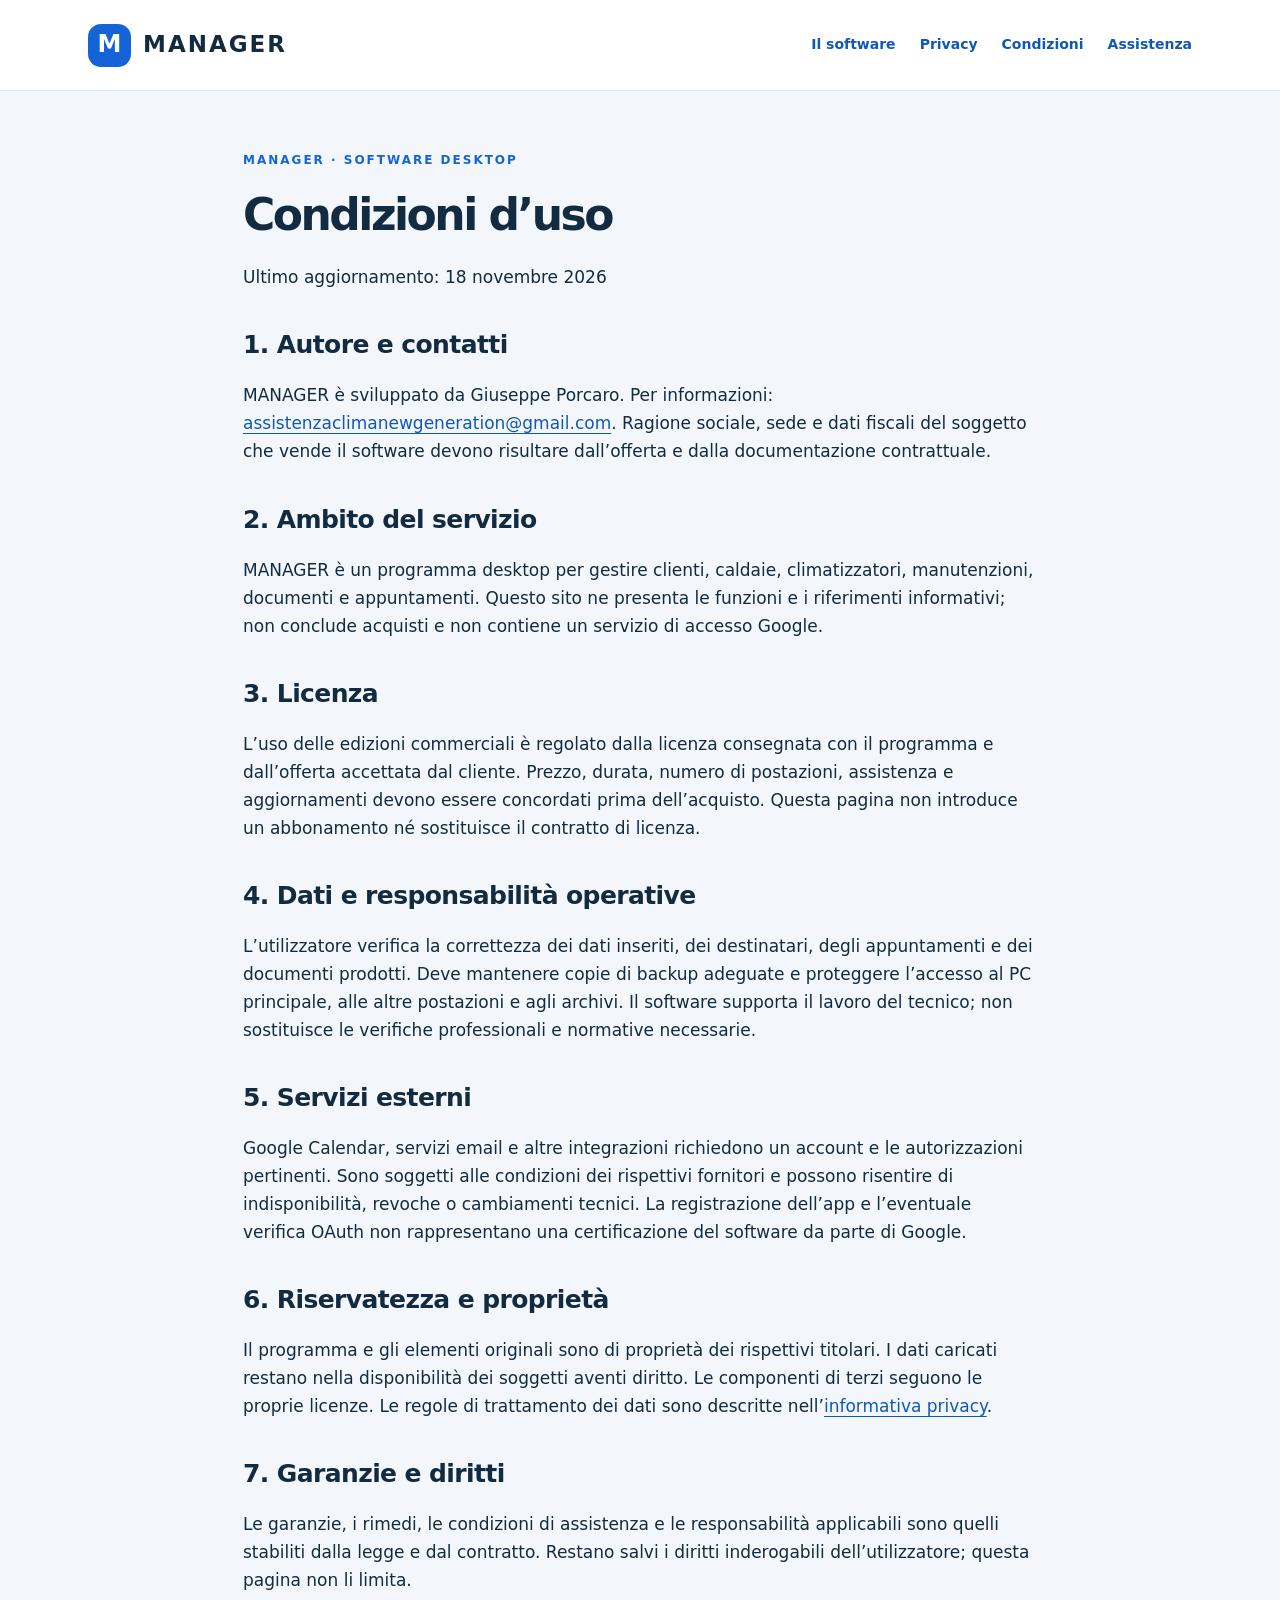
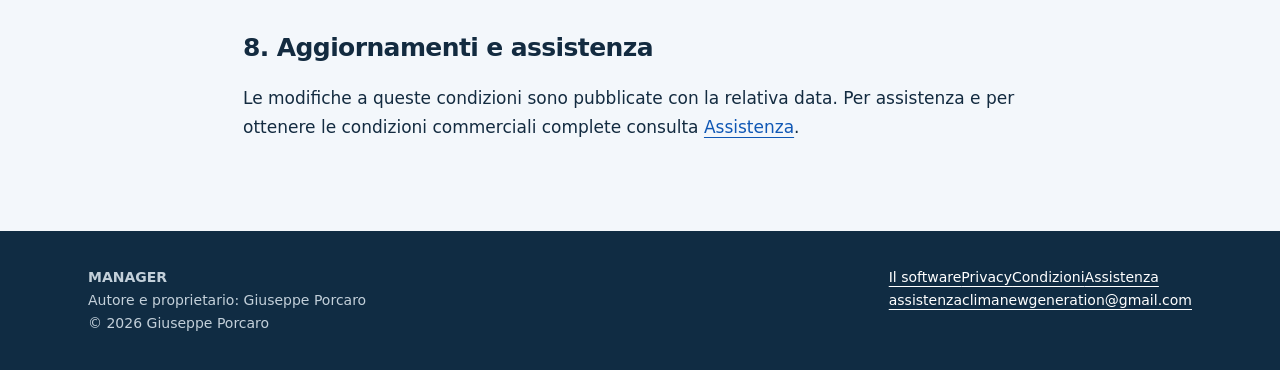
<file: termini.html>
<!doctype html><html lang="it"><head><meta charset="utf-8"><meta name="viewport" content="width=device-width,initial-scale=1"><meta name="description" content="Condizioni d’uso — MANAGER, gestione caldaie e climatizzatori di Giuseppe Porcaro."><title>Condizioni d’uso | MANAGER</title><link rel="stylesheet" href="assets/style.css"><link rel="icon" href="assets/favicon.svg" type="image/svg+xml"></head><body><a class="skip" href="#contenuto">Vai al contenuto</a><div class="top"><header class="wrap"><a class="brand" href="index.html"><span class="mark" aria-hidden="true">M</span>MANAGER</a><nav aria-label="Navigazione principale"><a href="index.html">Il software</a><a href="privacy.html">Privacy</a><a href="termini.html" aria-current="page">Condizioni</a><a href="assistenza.html">Assistenza</a></nav></header></div><main id="contenuto" class="wrap legal"><div class="eyebrow">MANAGER · Software desktop</div><h1>Condizioni d’uso</h1><p>Ultimo aggiornamento: 18 novembre 2026</p><h2>1. Autore e contatti</h2><p>MANAGER è sviluppato da Giuseppe Porcaro. Per informazioni: <a href="mailto:assistenzaclimanewgeneration@gmail.com">assistenzaclimanewgeneration@gmail.com</a>. Ragione sociale, sede e dati fiscali del soggetto che vende il software devono risultare dall’offerta e dalla documentazione contrattuale.</p><h2>2. Ambito del servizio</h2><p>MANAGER è un programma desktop per gestire clienti, caldaie, climatizzatori, manutenzioni, documenti e appuntamenti. Questo sito ne presenta le funzioni e i riferimenti informativi; non conclude acquisti e non contiene un servizio di accesso Google.</p><h2>3. Licenza</h2><p>L’uso delle edizioni commerciali è regolato dalla licenza consegnata con il programma e dall’offerta accettata dal cliente. Prezzo, durata, numero di postazioni, assistenza e aggiornamenti devono essere concordati prima dell’acquisto. Questa pagina non introduce un abbonamento né sostituisce il contratto di licenza.</p><h2>4. Dati e responsabilità operative</h2><p>L’utilizzatore verifica la correttezza dei dati inseriti, dei destinatari, degli appuntamenti e dei documenti prodotti. Deve mantenere copie di backup adeguate e proteggere l’accesso al PC principale, alle altre postazioni e agli archivi. Il software supporta il lavoro del tecnico; non sostituisce le verifiche professionali e normative necessarie.</p><h2>5. Servizi esterni</h2><p>Google Calendar, servizi email e altre integrazioni richiedono un account e le autorizzazioni pertinenti. Sono soggetti alle condizioni dei rispettivi fornitori e possono risentire di indisponibilità, revoche o cambiamenti tecnici. La registrazione dell’app e l’eventuale verifica OAuth non rappresentano una certificazione del software da parte di Google.</p><h2>6. Riservatezza e proprietà</h2><p>Il programma e gli elementi originali sono di proprietà dei rispettivi titolari. I dati caricati restano nella disponibilità dei soggetti aventi diritto. Le componenti di terzi seguono le proprie licenze. Le regole di trattamento dei dati sono descritte nell’<a href="privacy.html">informativa privacy</a>.</p><h2>7. Garanzie e diritti</h2><p>Le garanzie, i rimedi, le condizioni di assistenza e le responsabilità applicabili sono quelli stabiliti dalla legge e dal contratto. Restano salvi i diritti inderogabili dell’utilizzatore; questa pagina non li limita.</p><h2>8. Aggiornamenti e assistenza</h2><p>Le modifiche a queste condizioni sono pubblicate con la relativa data. Per assistenza e per ottenere le condizioni commerciali complete consulta <a href="assistenza.html">Assistenza</a>.</p></main><footer><div class="wrap foot"><div><strong>MANAGER</strong><br>Autore e proprietario: Giuseppe Porcaro<br>© 2026 Giuseppe Porcaro</div><div><a href="index.html">Il software</a><a href="privacy.html">Privacy</a><a href="termini.html" aria-current="page">Condizioni</a><a href="assistenza.html">Assistenza</a><br><a href="mailto:assistenzaclimanewgeneration@gmail.com">assistenzaclimanewgeneration@gmail.com</a></div></div></footer></body></html>
</file>
<file: assets/style.css>
:root{--ink:#132b40;--muted:#526779;--blue:#1464d8;--bg:#f3f7fb;--line:#dce5ee}*{box-sizing:border-box}html{scroll-behavior:smooth}body{margin:0;color:var(--ink);font:17px/1.65 system-ui,-apple-system,Segoe UI,sans-serif;background:var(--bg)}a{color:#1058b5;text-underline-offset:4px}a:focus-visible,button:focus-visible{outline:3px solid #eea535;outline-offset:5px}.wrap{max-width:1160px;margin:auto;padding:0 28px}.top{background:white;border-bottom:1px solid var(--line)}header{display:flex;align-items:center;justify-content:space-between;gap:25px;min-height:90px}nav{display:flex;gap:24px;flex-wrap:wrap}nav a{font-size:14px;text-decoration:none;font-weight:650}.brand{display:flex;align-items:center;gap:12px;color:var(--ink);font-size:23px;letter-spacing:2px;font-weight:850;text-decoration:none}.mark{background:var(--blue);color:white;display:grid;place-items:center;border-radius:13px;width:43px;height:43px;font-size:24px;letter-spacing:0}.hero{padding:90px 0 80px;background:linear-gradient(115deg,#e8f2ff,#f7fafc 68%)}.hero-grid{display:grid;grid-template-columns:1.25fr 1fr;gap:60px;align-items:center}.eyebrow{font-size:12px;letter-spacing:2px;text-transform:uppercase;font-weight:800;color:var(--blue)}h1{font-size:clamp(38px,5vw,66px);line-height:1.08;letter-spacing:-2.5px;margin:20px 0 25px}h2{font-size:30px;line-height:1.25;letter-spacing:-.6px}h3{font-size:20px;line-height:1.4}p{margin:0 0 20px}.lead{font-size:20px;color:var(--muted)}.btn{display:inline-block;padding:13px 22px;border-radius:8px;background:var(--blue);color:white;font-weight:700;text-decoration:none;font-size:15px}.secondary{background:white;color:var(--ink);border:1px solid var(--line)}.actions{display:flex;gap:12px;flex-wrap:wrap;margin:28px 0}.note{font-size:13px;color:var(--muted)}section{padding:60px 0}.grid{display:grid;grid-template-columns:repeat(3,1fr);gap:24px}.card{background:white;border:1px solid var(--line);padding:28px;border-radius:14px}.num{font-size:13px;font-weight:800;color:var(--blue)}.panel{background:#112e49;color:white;border-radius:20px;padding:32px;box-shadow:0 22px 50px #153c5f20}.panel h3{margin:15px 0 22px}.step{padding:14px 0;border-top:1px solid #ffffff25;display:flex;gap:15px}.step span{opacity:.65;font-size:13px}.panel small{color:#aec5da}.band{background:white;border-block:1px solid var(--line)}.split{display:grid;grid-template-columns:1fr 1fr;gap:55px;align-items:start}.legal{max-width:850px;padding-top:60px;padding-bottom:70px}.legal h1{font-size:44px}.legal h2{font-size:25px;margin-top:38px}.legal li{margin:8px 0}footer{padding:35px 0;background:#102c43;color:#c3d0da;font-size:14px}footer a{color:white}.foot{display:flex;justify-content:space-between;gap:25px;flex-wrap:wrap}.alert{background:#fff2d9;border-left:4px solid #d68d21;padding:16px 20px;font-size:15px;margin:24px 0}table{border-collapse:collapse;width:100%;font-size:15px}td,th{padding:13px;text-align:left;border-bottom:1px solid var(--line);vertical-align:top}code{overflow-wrap:anywhere;font-size:14px}.skip{position:absolute;left:-9999px}.skip:focus{left:10px;top:10px;background:white;padding:10px;z-index:5}@media(max-width:760px){header{align-items:flex-start;flex-direction:column;padding-block:20px;gap:14px}nav{gap:16px}.hero{padding:45px 0}.hero-grid,.split,.grid{grid-template-columns:1fr;gap:25px}.wrap{padding-inline:20px}section{padding:38px 0}h1{letter-spacing:-1.5px}.legal h1{font-size:36px}table{display:block;overflow:auto}}@media print{header,footer,.actions{display:none}body{background:white}.legal{padding:0}}
</file>
